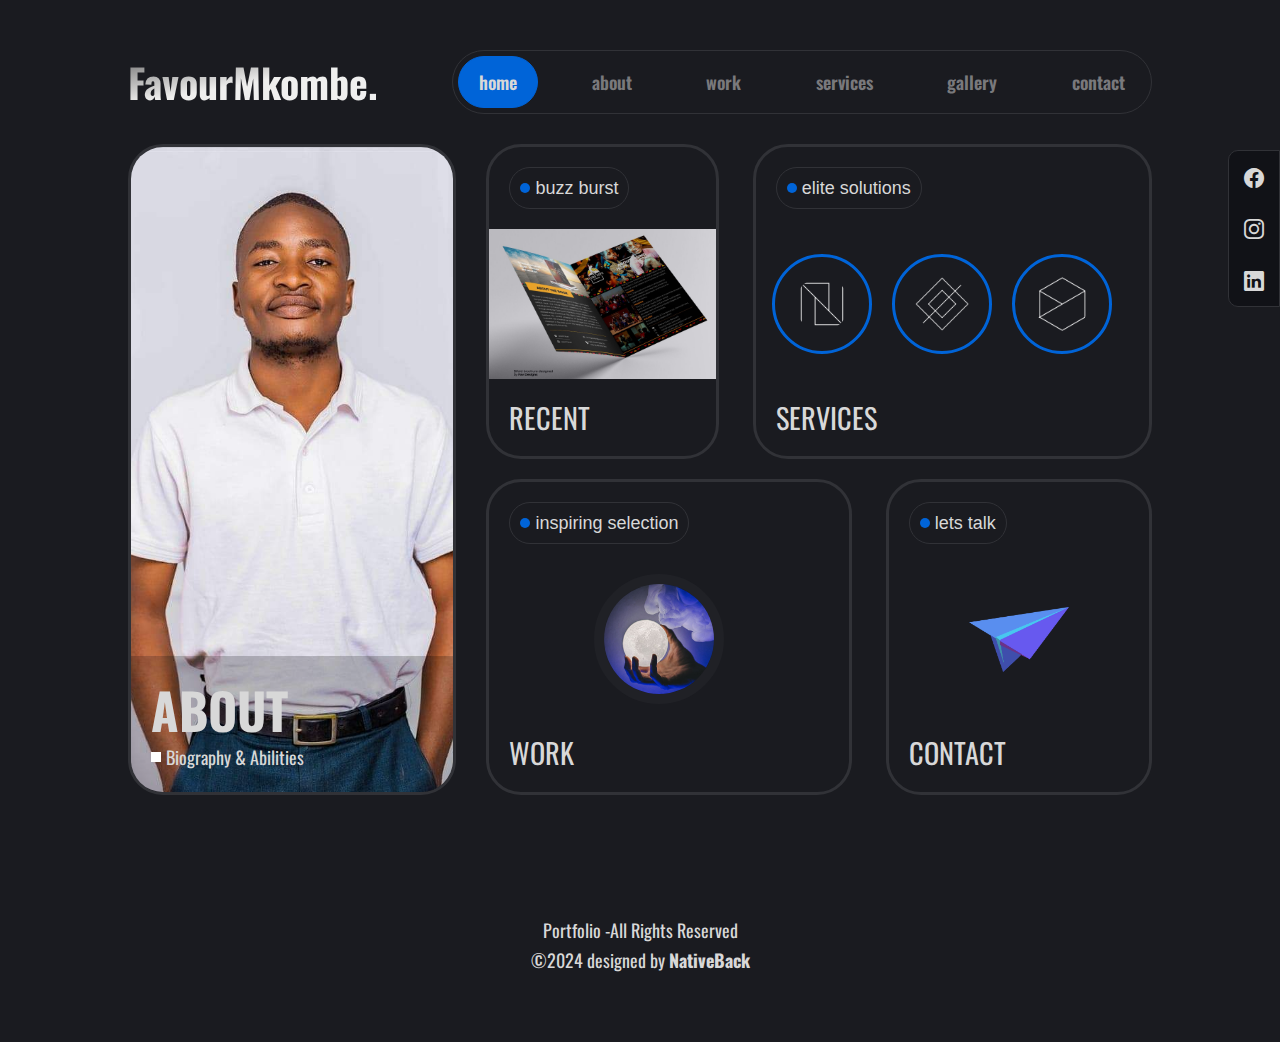
<file: index.html>
<!DOCTYPE html>
<html lang="en">
<head>
    <meta charset="UTF-8">
    <meta http-equiv="X-UA-Compatible" content="ie=edge">
    <meta name="viewport" content="width=device-width, initial-scale=1.0">
    <title>Portfolio</title>
    <link rel="stylesheet" href="assets/css/main.css">
    <link rel="stylesheet" href="assets/vendor/glightbox/css/glightbox.min.css">
    <link rel="stylesheet" href="assets/vendor/bootstrap-icons/bootstrap-icons.css">
</head>
<body>
    <header 
    class="header" 
    id="header">
        <div 
        class="logo">
          <p class="logo-text">
            FavourMkombe.
          </p>
        </div>

        <nav 
        class="nav" 
        id="nav">
            <a href="#">
                <p class="active"
                >home</p>
            </a>
            <a href="pages/about/about.html">
                <p>about</p>
            </a>
            <a href="pages/work/work.html">
                <p>work</p>
            </a>
            <a href="pages/services/services.html">
                <p>services</p>
            </a>
            <a href="pages/gallery/gallery.html">
                <p>gallery</p>
            </a>
            <a href="pages/contact/contact.html">
                <p>contact</p>
            </a>
        </nav>
        <div class="harmburger">
            <i class="bi bi-list" id="open-nav">

            </i>
            <i class="bi bi-x" id="close-nav">

            </i>
        </div>


    </header>
    <main>
        <section class="details-main section-padding">
            <div class="socials">
                <a href="https://www.facebook.com/share/VzG1wX5c93vS7JLj/?mibextid=qi2Omg" target="_blank">
                    <i class="bi bi-facebook">

                    </i>
                </a>
                <a href="https://www.instagram.com/favdesigns2?utm_source=qr&igsh=Y3hyZG5nZTBtajkz" target="_blank">
                    <i class="bi bi-instagram">

                    </i>
                </a>
                <a href="https://www.linkedin.com/in/favour-mkombe-3984b3274?utm_source=share&utm_campaign=share_via&utm_content=profile&utm_medium=android_app" target="_blank">
                    <i class="bi bi-linkedin">

                    </i>
                </a>
            </div>
            <div class="containers">
                <a href="pages/about/about.html" class="container-main blue-hover margin-bottom">
                    <img src="assets/images/home/about-1.jpg" alt="about" id="img">
                    <div class="container-main-details">
                        <h4>
                            ABOUT
                        </h4>
                        <div class="detail-inner">
                            <span class="box"></span>
                            <p>Biography & Abilities</p>
                        </div>

                    </div>

                </a>
                <div class="containers-minor">
                    <div class="containers-holder-minor">
                        <a id="glightbox-click" class="container-small blue-hover margin-bottom ">
                            <div class="padding-select">
                                <button class="button-container">
                                    <span class="circle-blue"></span>
                                    <p>buzz burst</p>
                                </button>

                            </div>
                            <div class="image-small">
                                <img src="assets/images/recent/recent-2.jpg" alt="blog">
                            </div>
                            <div class="padding-select">
                                <h6>RECENT</h6>

                            </div>
                            

                        </a>
                        <a href="pages/services/services.html" class="container-large blue-hover margin-bottom">
                            <div class="padding-select">
                                <button class="button-container">
                                    <span class="circle-blue"></span>
                                    <p>elite solutions</p>
                                </button>

                            </div>
                            <div class="images-rotate large">
                                <img src="assets/images/home/service1.png" class="blue-border many"alt="">
                                <img src="assets/images/home/service2.png" class="blue-border many"alt="">
                                <img src="assets/images/home/service3.png" class="blue-border many"alt="">
                            </div>
                            <div class="padding-select">
                                <h6>SERVICES</h6>

                            </div>

                        </a>

                    </div>
                    <div class="containers-holder-minor">
                        <a href="pages/work/work.html" class="container-large-b blue-hover margin-bottom">
                            <div class="padding-select">
                                <button class="button-container">
                                    <span class="circle-blue"></span>
                                    <p>inspiring selection</p>
                                </button>

                            </div>
                            <div class="images-rotate">
                                <img src="assets/images/home/portfolio1.jpg" class="black-border"alt="">
                            </div>
                            <div class="padding-select">
                                <h6>WORK</h6>

                            </div>

                        </a>
                        <a href="pages/contact/contact.html" class="container-small-b blue-hover margin-bottom">
                            <div class="padding-select">
                                <button class="button-container">
                                    <span class="circle-blue"></span>
                                    <p>lets talk</p>
                                </button>

                            </div>
                            <div class="images-out">
                                <img src="assets/images/home/contact.png" alt="">
                            </div>
                            <div class="padding-select">
                                <h6>CONTACT</h6>

                            </div>

                        </a>
                        

                    </div>
                    
                </div>
            </div>
        </section>
    </main>
    <footer class="section-padding">
        <p class="text-footer">
           Portfolio -All Rights Reserved <br/> &copy;2024 designed by <a href="http://nativeback.com" target="_blank" rel="noopener noreferrer"> NativeBack</a>
        </p>

    </footer>
    <a href="#" class="back-to-top" id="back-to-top"><i class="bi bi-chevron-up"></i></a>

    <script src="assets/js/main.js"></script>
    <script src="assets/vendor/glightbox/js/glightbox.min.js"></script>
    <script>
        const lightbox = GLightbox({
                touchNavigation: true,
                loop: true,
                autoplayVideos: true
            });

// Instead of using a selector, define the gallery elements
const myGallery = GLightbox({
                
                elements: [
                    {
                        'href': 'assets/images/recent/recent-1.jpg',
                        'type': 'image',
                        
                    },
                    {
                        'href': 'assets/images/recent/recent-2.jpg',
                        'type': 'image',
                        
                    },
                    {
                        'href': 'assets/images/recent/recent-3.jpg',
                        'type': 'image',
                        
                    },
                    {
                        'href': 'assets/images/recent/recent-4.jpg',
                        'type': 'image',
                        
                    },
                    {
                        'href': 'assets/images/recent/recent-5.jpg',
                        'type': 'image',
                        
                    },
                    {
                        'href': 'assets/images/recent/recent-6.jpg',
                        'type': 'image',
                        
                    },
                ],
                autoplayVideos: true,
            });
            document.getElementById("glightbox-click").addEventListener("click",function(){
                myGallery.open();
            })
            
    </script>
</body>
</html>
</file>
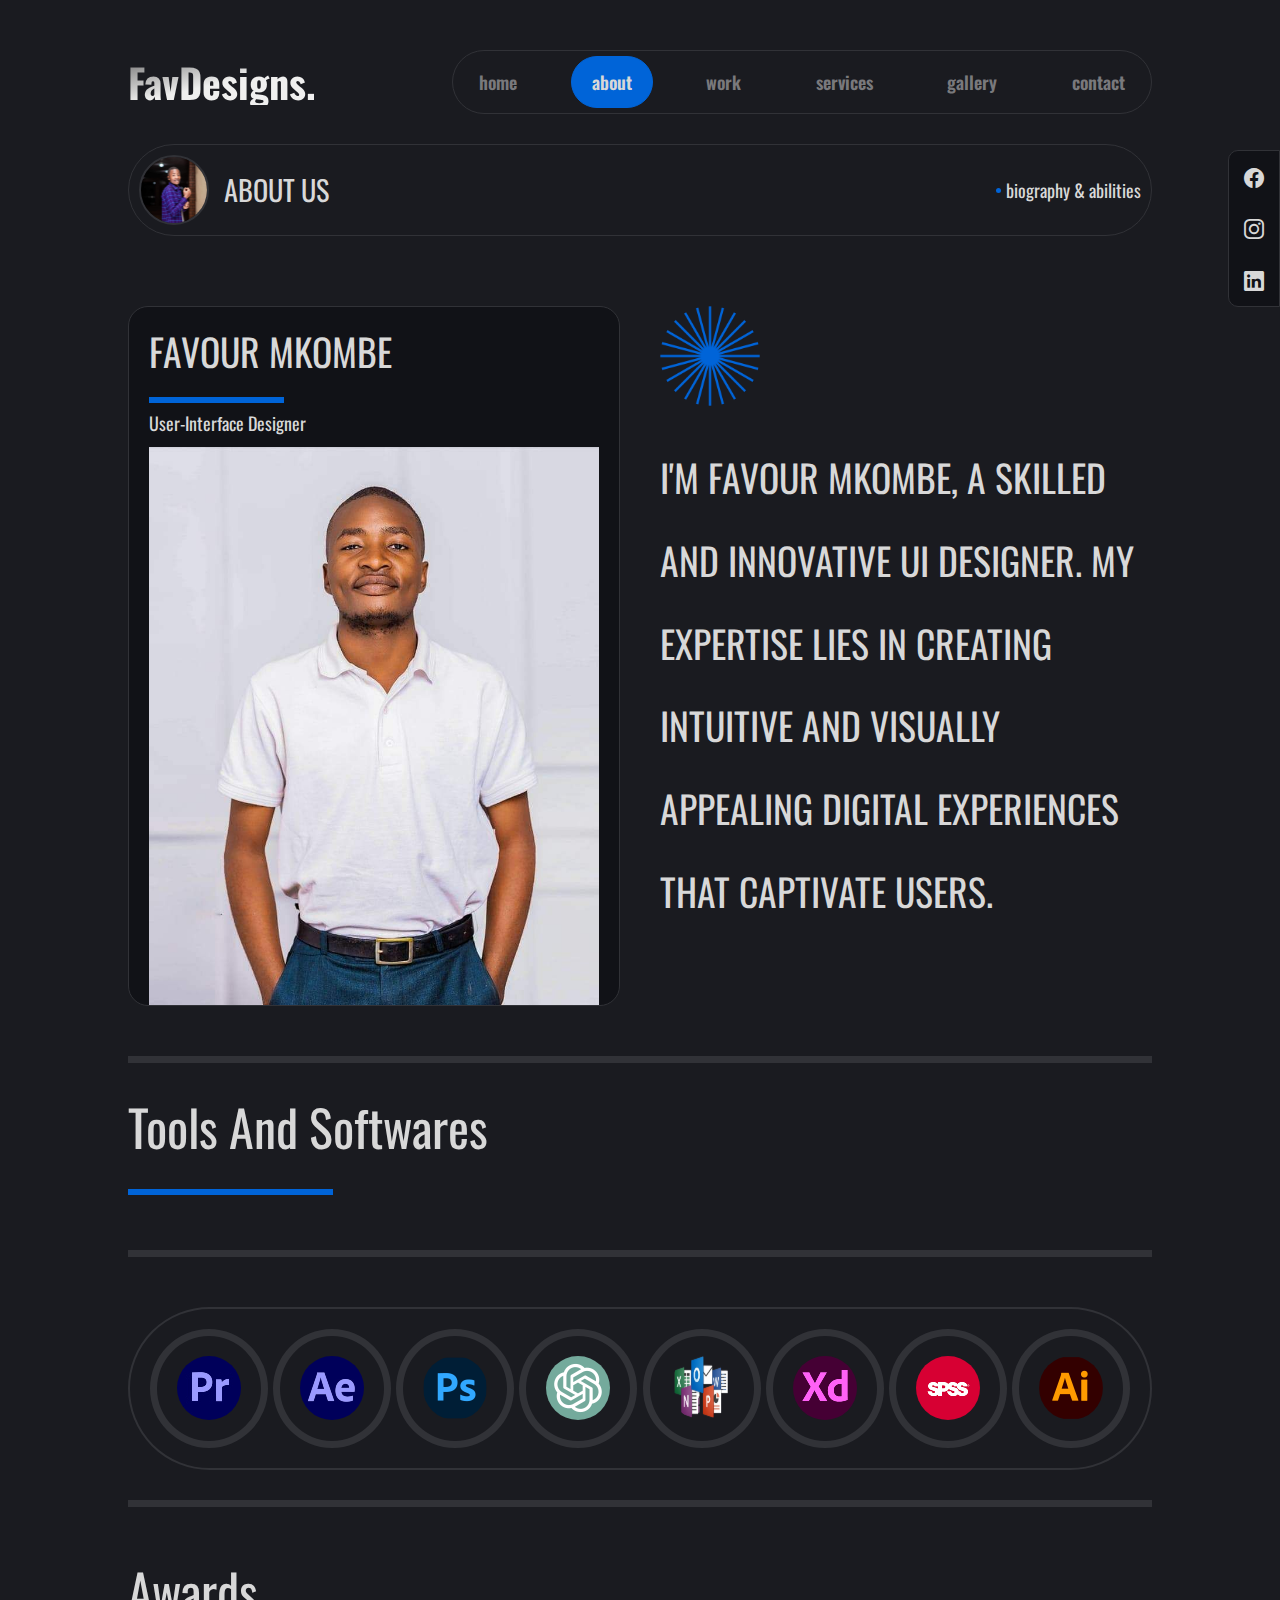
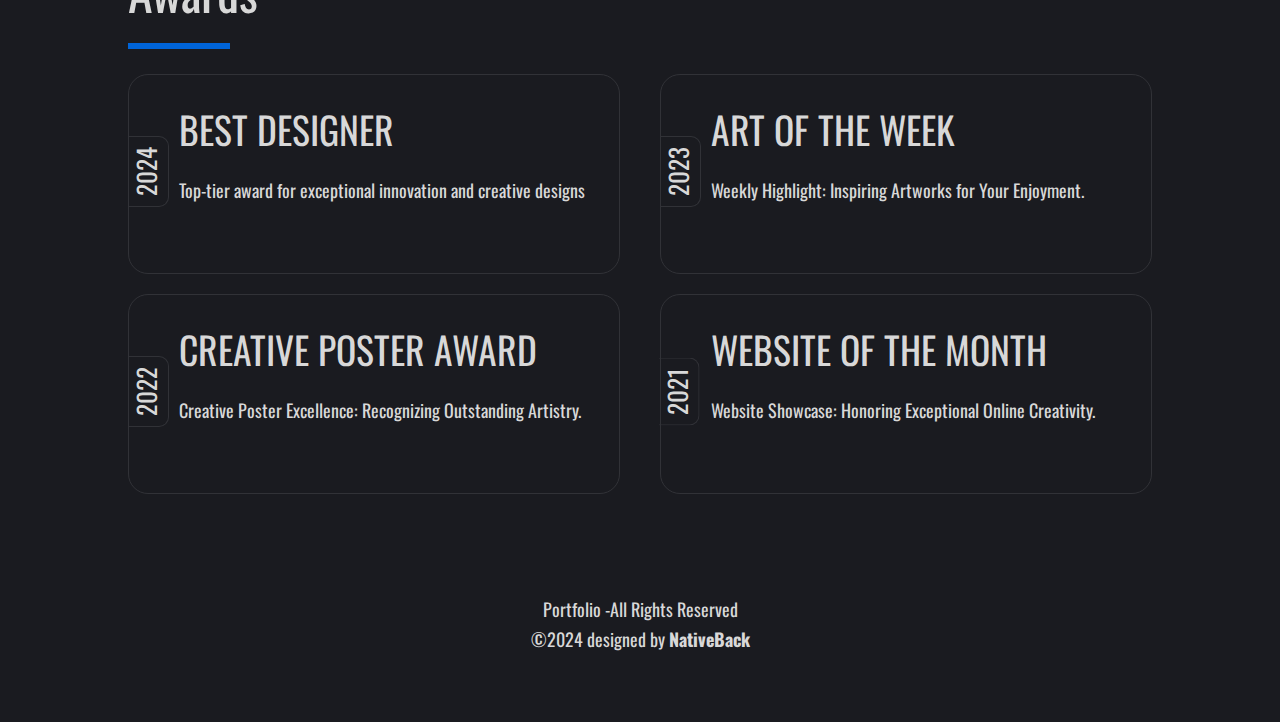
<file: pages/about/about.html>
<!DOCTYPE html>
<html lang="en">
<head>
    <meta charset="UTF-8">
    <meta http-equiv="X-UA-Compatible" content="ie=edge">
    <meta name="viewport" content="width=device-width, initial-scale=1.0">
    <title>Portfolio</title>
    <link rel="stylesheet" href="../../assets/css/about.css">
    <link rel="stylesheet" href="../../assets/vendor/bootstrap-icons/bootstrap-icons.css">
</head>
<body>
    <header 
    class="header" 
    id="header">
        <div 
        class="logo">
          <p class="logo-text">
            FavDesigns.
          </p>
        </div>

        <nav 
        class="nav" 
        id="nav">
            <a href="../../index.html">
                <p 
                >home</p>
            </a>
            <a href="../about/about.html">
                <p 
                class="active">
                about</p>
            </a>
            <a href="../work/work.html">
                <p>work</p>
            </a>
            <a href="../services/services.html">
                <p>services</p>
            </a>
            <a href="../gallery/gallery.html">
                <p>gallery</p>
            </a>
            <a href="../contact/contact.html">
                <p>contact</p>
            </a>
        </nav>
        <div class="harmburger">
            <i class="bi bi-list" id="open-nav">

            </i>
            <i class="bi bi-x" id="close-nav">

            </i>
        </div>


    </header>
    <main>
        <section class="details-main section-padding">
            <div class="socials">
                <a href="https://www.facebook.com/share/VzG1wX5c93vS7JLj/?mibextid=qi2Omg" target="_blank">
                    <i class="bi bi-facebook">

                    </i>
                </a>
                <a href="https://www.instagram.com/favdesigns2?utm_source=qr&igsh=Y3hyZG5nZTBtajkz" target="_blank">
                    <i class="bi bi-instagram">

                    </i>
                </a>
                <a href="https://www.linkedin.com/in/favour-mkombe-3984b3274?utm_source=share&utm_campaign=share_via&utm_content=profile&utm_medium=android_app" target="_blank">
                    <i class="bi bi-linkedin">

                    </i>
                </a>
            </div>
            <div class="about">
                <div class="image-text">
                    <img src="../../assets/images/home/about-2.jpg" alt="">
                    <h6>ABOUT US</h6>
                </div>
                <div class="text-circle">
                    <span class="circle-blue">

                    </span>
                    <p>
                        biography & abilities
                    </p>
                </div>
            </div>
            <div class="about-first bottom-border">
                <div class="image-text-first">
                    <div class="container-height">
                        <h5>FAVOUR MKOMBE</h5>
                        <div class="line-blue">

                        </div>
                        <p>User-Interface Designer</p>

                    </div>
                    
                    <img src="../../assets/images/home/about-1.jpg" alt="" class="">
                    
                </div>
                <div class="about-first-info">
                    <img src="../../assets/images/about/circle.png" alt="" class="rotate">
                    <h5>
                        I'M FAVOUR MKOMBE, A SKILLED AND INNOVATIVE UI DESIGNER. MY EXPERTISE LIES IN CREATING INTUITIVE AND VISUALLY APPEALING DIGITAL EXPERIENCES THAT CAPTIVATE USERS. 
                    </h5>
                    
                </div>
            </div>
            <div class="soft-ware bottom-border">
                <div class="container-height">
                    <h4>Tools And Softwares</h4>
                    <div class="line-blue">

                    </div>
                </div>
            </div>
            
            <div class="tools-info ">
                <div class="image-tool">
                    <img src="../../assets/images/about/Adobe_Premiere_Pro_CC_icon.svg-removebg-preview.jpg" alt="">
                    <div class="text-tool">
                        <button>
                            Premier Pro
                        </button>
                    </div>
                </div>
                <div class="image-tool">
                    <img src="../../assets/images/about/After_effects-removebg-preview.png" alt="">
                    <div class="text-tool">
                        <button>
                            After effects
                        </button>
                    </div>
                </div>
                <div class="image-tool">
                    <img src="../../assets/images/about/photoshop.png" alt="">
                    <div class="text-tool">
                        <button>
                            photoshop
                        </button>
                    </div>
                </div>
                <div class="image-tool">
                    <img src="../../assets/images/about/chatgpt.png" alt="">
                    <div class="text-tool">
                        <button>
                            chatgpt
                        </button>

                    </div>
                </div>
                <div class="image-tool">
                    <img src="../../assets/images/about/microsoft-office-2016-for-mac-removebg-preview.png" alt="">
                    <div class="text-tool">
                        <button>
                            MS packages
                        </button>

                    </div>
                </div>
                <div class="image-tool">
                    <img src="../../assets/images/about/Adobe_XD.png" alt="">
                    <div class="text-tool">
                        <button>
                            Adobe XD
                        </button>

                    </div>
                </div>
                <div class="image-tool">
                    <img src="../../assets/images/about/SPSS_logo.png" alt="">
                    <div class="text-tool">
                        <button>
                            SPSS
                        </button>

                    </div>
                </div>
                <div class="image-tool">
                    <img src="../../assets/images/about/illustrator.png" alt="">
                    <div class="text-tool">
                        <button>
                            illustrator
                        </button>

                    </div>
                </div>
                
            </div>
            <div class="awards-section top-border">
                <div class="container-height">
                    <h4>Awards</h4>
                    <div class="line-blue">

                    </div>
                </div>
                <div class="award-containers">
                    <div class="award">
                        <div class="date">
                            <h6>2024</h6>
                        </div>
                        <h5>BEST DESIGNER</h5>
                        <p>Top-tier award for exceptional innovation and creative designs </p>

                    </div>
                    <div class="award">
                        <div class="date">
                            <h6>2023</h6>
                        </div>
                        <h5>ART OF THE WEEK</h5>
                        <p>Weekly Highlight: Inspiring Artworks for Your Enjoyment. </p>

                    </div>
                    <div class="award">
                        <div class="date">
                            <h6>2022</h6>
                        </div>
                        <h5>CREATIVE POSTER AWARD</h5>
                        <p>Creative Poster Excellence: Recognizing Outstanding Artistry. </p>

                    </div>
                    <div class="award">
                        <div class="date">
                            <h6>2021</h6>
                        </div>
                        <h5>WEBSITE OF THE MONTH</h5>
                        <p>Website Showcase: Honoring Exceptional Online Creativity.</p>

                    </div>
                </div>
            </div>
            
        </section>
    </main>
    <footer class="section-padding">
        <p class="text-footer">
           Portfolio -All Rights Reserved <br/> &copy;2024 designed by <a href="http://nativeback.com" target="_blank" rel="noopener noreferrer"> NativeBack</a>
        </p>

    </footer>
    <a href="#" class="back-to-top" id="back-to-top"><i class="bi bi-chevron-up"></i></a>

    <script src="../../assets/js/about.js"></script>
</body>
</html>
</file>
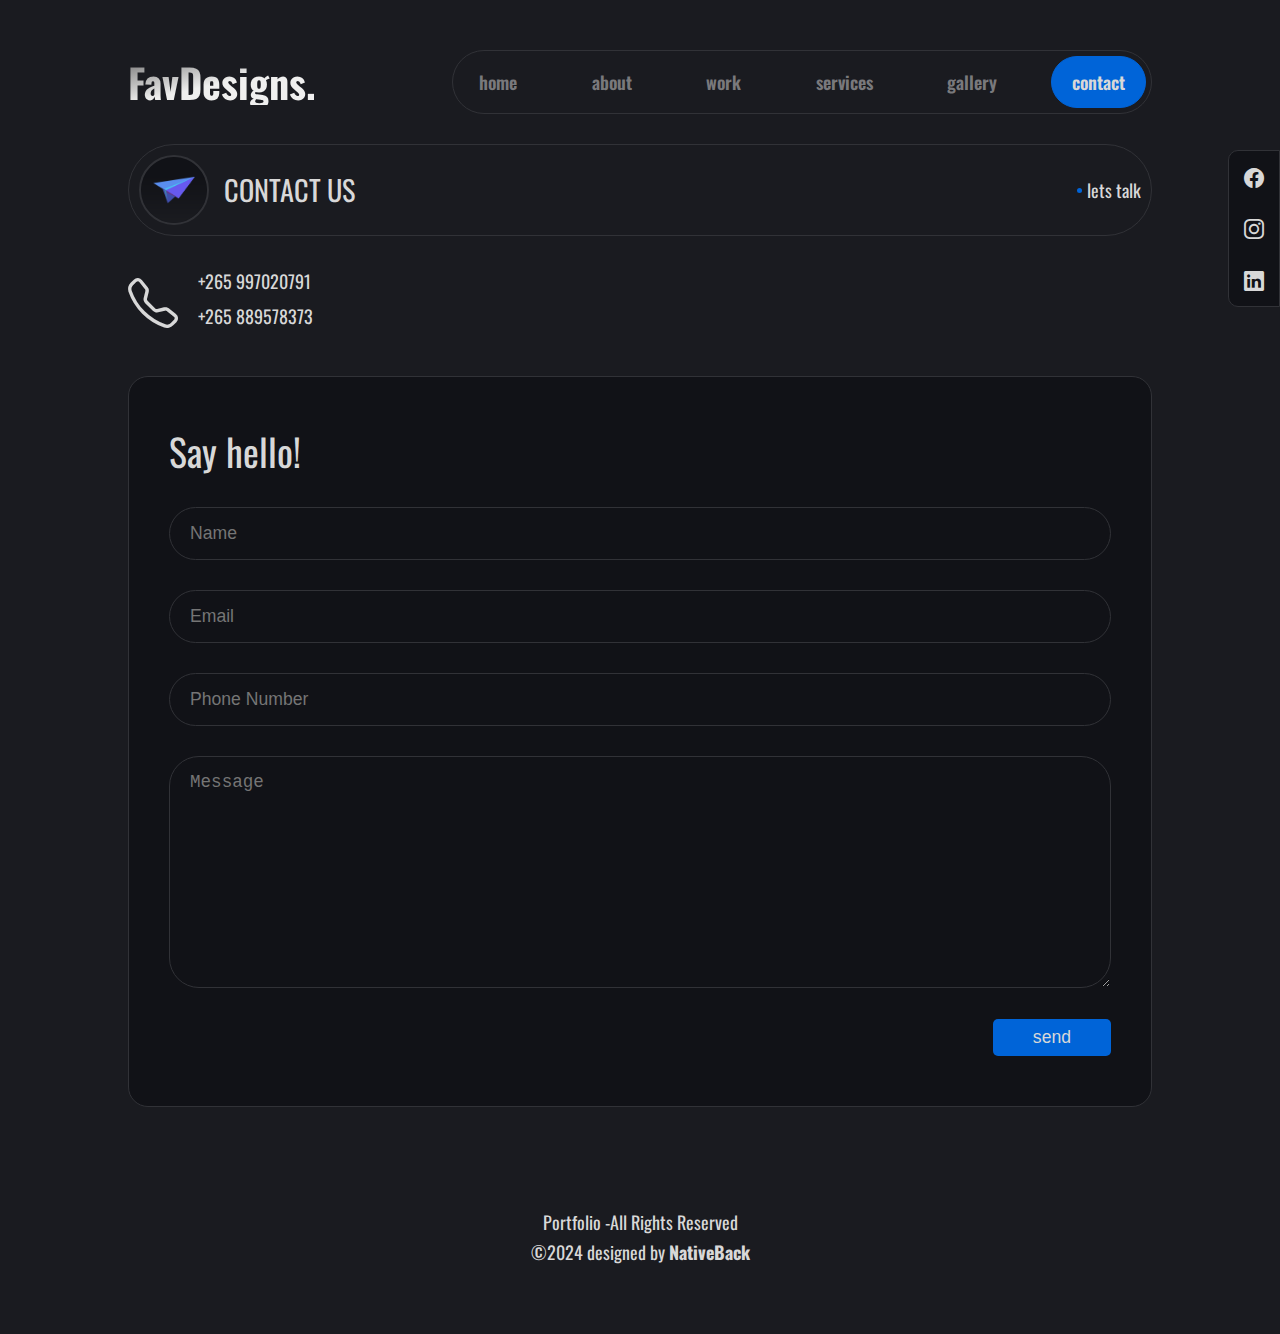
<file: pages/contact/contact.html>
<!DOCTYPE html>
<html lang="en">
<head>
    <meta charset="UTF-8">
    <meta http-equiv="X-UA-Compatible" content="ie=edge">
    <meta name="viewport" content="width=device-width, initial-scale=1.0">
    <title>Portfolio</title>
    <link rel="stylesheet" href="../../assets/css/about.css">
    <link rel="stylesheet" href="../../assets/vendor/bootstrap-icons/bootstrap-icons.css">
</head>
<body>
    <header 
    class="header" 
    id="header">
        <div 
        class="logo">
          <p class="logo-text">
            FavDesigns.
          </p>
        </div>

        <nav 
        class="nav" 
        id="nav">
            <a href="../../index.html">
                <p 
                >home</p>
            </a>
            <a href="../about/about.html">
                <p 
                >
                about</p>
            </a>
            <a href="../work/work.html">
                <p>work</p>
            </a>
            <a href="../services/services.html">
                <p>services</p>
            </a>
            <a href="../gallery/gallery.html">
                <p>gallery</p>
            </a>
            <a href="../contact/contact.html">
                <p
                class="active">contact</p>
            </a>
        </nav>
        <div class="harmburger">
            <i class="bi bi-list" id="open-nav">

            </i>
            <i class="bi bi-x" id="close-nav">

            </i>
        </div>


    </header>
    <main>
        <section class="details-main section-padding">
            <div class="socials">
                <a href="https://www.facebook.com/share/VzG1wX5c93vS7JLj/?mibextid=qi2Omg" target="_blank">
                    <i class="bi bi-facebook">

                    </i>
                </a>
                <a href="https://www.instagram.com/favdesigns2?utm_source=qr&igsh=Y3hyZG5nZTBtajkz" target="_blank">
                    <i class="bi bi-instagram">

                    </i>
                </a>
                <a href="https://www.linkedin.com/in/favour-mkombe-3984b3274?utm_source=share&utm_campaign=share_via&utm_content=profile&utm_medium=android_app" target="_blank">
                    <i class="bi bi-linkedin">

                    </i>
                </a>
            </div>
            <div class="about">
                <div class="image-text">
                    <img src="../../assets/images/services/sitemap_contact.png" alt="">
                    <h6>CONTACT US</h6>
                </div>
                <div class="text-circle">
                    <span class="circle-blue">

                    </span>
                    <p>
                        lets talk
                    </p>
                </div>
            </div>
            <div class="phone">
                <h4>
                    <i class="bi bi-telephone">

                    </i>
                </h4>
                
                <div class="numbers">
                    <p>+265 997020791</p>
                    <p>+265 889578373</p>
                </div>
            </div>
            <form action="https://formsubmit.co/favdesigns01@gmail.com" method="POST">
                <h5>Say hello!</h5>
                <input  class="full" type="text" name="Name" id="" placeholder="Name">
                <input class="full" type="email" name="Email" id="" placeholder="Email">
                <input  class="full" type="text" name="Phone" id="" placeholder="Phone Number">
                <textarea name="Message" id="" cols="30" rows="10" placeholder="Message"></textarea>
                <input type="hidden" name="_next" value="https://favourmkombe.github.io/portfolio/pages/contact/contact.html">
                <input type="hidden" name="_captcha" value="false">
                <input type="hidden" name="_template" value="box">
                <div class="send-btn">
                    <input type="submit" value="send" id="send">
                </div>
                
            </form>
            <div id="preloader" class="hide">

            </div>
        </section>
    </main>
    <footer class="section-padding">
        <p class="text-footer">
           Portfolio -All Rights Reserved <br/> &copy;2024 designed by <a href="http://nativeback.com" target="_blank" rel="noopener noreferrer"> NativeBack</a>
        </p>

    </footer>
    <a href="#" class="back-to-top" id="back-to-top"><i class="bi bi-chevron-up"></i></a>

    <script src="../../assets/js/about.js"></script>
    <script>
        document.getElementById("send").addEventListener("click",function(){
            document.getElementById("preloader").classList.toggle("hide");
        })
    </script>
</body>
</html>
</file>
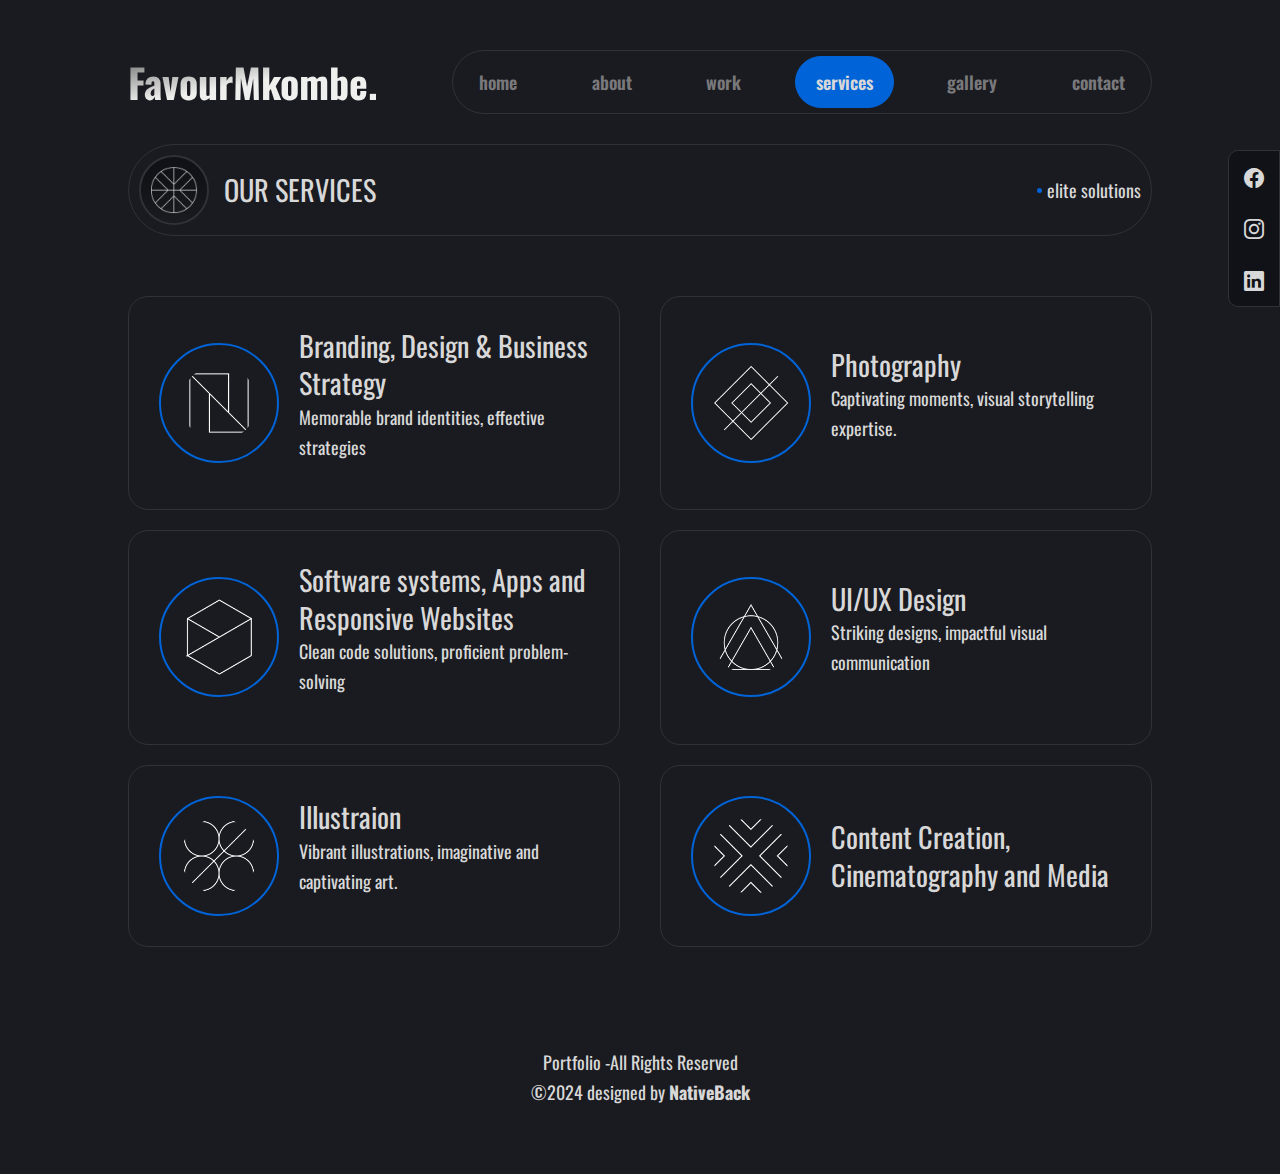
<file: pages/services/services.html>
<!DOCTYPE html>
<html lang="en">
<head>
    <meta charset="UTF-8">
    <meta http-equiv="X-UA-Compatible" content="ie=edge">
    <meta name="viewport" content="width=device-width, initial-scale=1.0">
    <title>Portfolio</title>
    <link rel="stylesheet" href="../../assets/css/about.css">
    <link rel="stylesheet" href="../../assets/vendor/bootstrap-icons/bootstrap-icons.css">
</head>
<body>
    <header 
    class="header" 
    id="header">
        <div 
        class="logo">
          <p class="logo-text">
            FavourMkombe.
          </p>
        </div>

        <nav 
        class="nav" 
        id="nav">
            <a href="../../index.html">
                <p 
                >home</p>
            </a>
            <a href="../about/about.html">
                <p 
                >
                about</p>
            </a>
            <a href="../work/work.html">
                <p>work</p>
            </a>
            <a href="../services/services.html">
                <p
                class="active">services</p>
            </a>
            <a href="../gallery/gallery.html">
                <p>gallery</p>
            </a>
            <a href="../contact/contact.html">
                <p>contact</p>
            </a>
        </nav>
        <div class="harmburger">
            <i class="bi bi-list" id="open-nav">

            </i>
            <i class="bi bi-x" id="close-nav">

            </i>
        </div>


    </header>
    <main>
        <section class="details-main section-padding">
            <div class="socials">
                <a href="https://www.facebook.com/share/VzG1wX5c93vS7JLj/?mibextid=qi2Omg" target="_blank">
                    <i class="bi bi-facebook">

                    </i>
                </a>
                <a href="https://www.instagram.com/favdesigns2?utm_source=qr&igsh=Y3hyZG5nZTBtajkz" target="_blank">
                    <i class="bi bi-instagram">

                    </i>
                </a>
                <a href="https://www.linkedin.com/in/favour-mkombe-3984b3274?utm_source=share&utm_campaign=share_via&utm_content=profile&utm_medium=android_app" target="_blank">
                    <i class="bi bi-linkedin">

                    </i>
                </a>
            </div>
            <div class="about">
                <div class="image-text">
                    <img src="../../assets/images/services/sitemap_img2.png" alt="">
                    <h6>OUR SERVICES</h6>
                </div>
                <div class="text-circle">
                    <span class="circle-blue">

                    </span>
                    <p>
                        elite solutions
                    </p>
                </div>
            </div>
            <div class="about-services">
                <div class="service">
                    <img src="../../assets/images/services/service1.png" alt="">
                    <div class="service-text">
                        <h6>Branding, Design &
                            Business Strategy</h6>
                        <p class="text-large">
                            Memorable brand identities, effective strategies

                        </p>
                    </div>
                </div>
                <div class="service">
                    <img src="../../assets/images/services/service2.png" alt="">
                    <div class="service-text">
                        <h6>Photography</h6>
                        <p class="text-large">
                            Captivating moments, visual storytelling expertise.

                        </p>
                    </div>
                </div>
                <div class="service">
                    <img src="../../assets/images/services/service3.png" alt="">
                    <div class="service-text">
                        <h6>Software systems, Apps and
                            Responsive Websites</h6>
                        <p class="text-large">
                       Clean code solutions, proficient problem-solving
                        </p>
                    </div>
                </div>
                <div class="service">
                    <img src="../../assets/images/services/service4.png" alt="">
                    <div class="service-text">
                        <h6>
                            UI/UX Design
                            
                        </h6>
                        <p class="text-large">
                            Striking designs, impactful visual communication
                        

                        </p>
                    </div>
                </div>
                <div class="service">
                    <img src="../../assets/images/services/service5.png" alt="">
                    <div class="service-text">
                        <h6>         
                        Illustraion

                        </h6>
                        <p class="text-large">
                            Vibrant illustrations, imaginative and captivating art.
                        </p>
                    </div>
                </div>
                <div class="service">
                    <img src="../../assets/images/services/service6.png" alt="">
                    <div class="service-text">
                        <h6>
                            Content Creation,
Cinematography and Media
                            
                        </h6>
                        
                    </div>
                </div>
                
                
            </div>
            
            
        </section>
    </main>
    <footer class="section-padding">
        <p class="text-footer">
           Portfolio -All Rights Reserved <br/> &copy;2024 designed by <a href="http://nativeback.com" target="_blank" rel="noopener noreferrer"> NativeBack</a>
        </p>

    </footer>
    <a href="#" class="back-to-top" id="back-to-top"><i class="bi bi-chevron-up"></i></a>

    <script src="../../assets/js/about.js"></script>
</body>
</html>
</file>
<file: assets/css/main.css>
/*------------------------------------------------
# Document Base Styles
------------------------------------------------*/
/*------------------------------------------------
## CSS Reset
------------------------------------------------*/
/* http://meyerweb.com/eric/tools/css/reset/ 
   v2.0 | 20110126
   License: none (public domain)
*/
@import url('https://fonts.googleapis.com/css2?family=Manrope:wght@200;300;400;500;600;700;800&display=swap');
@import url('https://fonts.googleapis.com/css2?family=Oswald:wght@200;300;400;500;600;700&display=swap');

html, body, div, span, applet, object, iframe,
h1, h2, h3, h4, h5, h6, p, blockquote, pre,
a, abbr, acronym, address, big, cite, code,
del, dfn, em, img, ins, kbd, q, s, samp,
small, strike, strong, sub, sup, tt, var,
b, u, i, center,
dl, dt, dd, header ol, header ul, header li,
footer ol, footer ul, footer li,
fieldset, form, label, legend,
table, caption, tbody, tfoot, thead, tr, th, td,
article, aside, canvas, details, embed, 
figure, figcaption, footer, header, hgroup, 
menu, nav, output, ruby, section, summary,
time, mark, audio, video {
	margin: 0;
	padding: 0;
	border: 0;
	font-size: 100%;
	font: inherit;
	vertical-align: baseline;
}
/* HTML5 display-role reset for older browsers */
article, aside, details, figcaption, figure, 
footer, header, hgroup, menu, nav, section {
	display: block;
}
body {
	line-height: 1;
    width:100%;
}
header ol, header ul,footer ol, footer ul {
	list-style: none;
}
blockquote, q {
	quotes: none;
}
blockquote:before, blockquote:after,
q:before, q:after {
	content: '';
	content: none;
}
table {
	border-collapse: collapse;
	border-spacing: 0;
}
button{
    cursor: pointer;
}

/*------------------------------------------------
## Layout
------------------------------------------------*/

/*making 10px our base size*/
html {
	/* 1rem = 10px */
	font-size: 62.5%;

	/* Border Box fix */
	box-sizing: border-box;

	/* Smooth scrolling */
	scroll-behavior: smooth;
    width:100%;
    line-height: 1.5;
	background: var(--color-bg);
    
}


/*------------------------------------------------
## CSS variables
------------------------------------------------*/
:root{
        /* Screen widths for reference not usage */
    --wide: 128rem; /* 320px diff (1280 px)*/ 
    --desktop: 96rem; /* 240px diff(960 px) */
    --tablet: 72rem; /* 180px diff (720 px)*/
    --phone: 54rem;/*(540 px) */

    /* Colors */
	--font-family:'Oswald', sans-serif;
    --background:#1a1b20;
    --border:#313237;
    --blue:#0064d8;
    --background-darker:#111217;
    --text-lighter:#d8d8d8;
    --text-darker:700;


/* Text sizing */
--base-size: 1.6rem; /* 16px */
--type-scale: 1.1; /*search type scale.com */
--type-scale-headings:1.33;
--small: var(--base-size);
--body: calc( var(--base-size) * var(--type-scale) ); /* 21.33px */
--body-headings:calc( var(--base-size) * var(--type-scale-headings));
--h6: calc( var(--body-headings) * var(--type-scale-headings) ); /* 28.43px */
--h5: calc( var(--h6) * var(--type-scale-headings) );/* 28.43px * 1.33  =37.8 px*/
--h4: calc( var(--h5) * var(--type-scale-headings) );/* 28.43px * 1.33 * 1.33  = 50.28 px*/
--h3: calc( var(--h4) * var(--type-scale-headings) );/* 28.43px * 1.33 * 1.33 * 1.33  = 66.8 px*/
--h2: calc( var(--h3) * var(--type-scale-headings) );/* 28.43px * 1.33 * 1.33 * 1.33 * 1.33  = 88.95 px*/
--h1: calc( var(--h2) * var(--type-scale-headings) );/* 28.43px * 1.33 * 1.33 * 1.33 * 1.33  = 118.31 px*/

}

/*responsive typography */
@media screen and (max-width: 72rem) {
	:root {
		--type-scale: 1.20;
		--type-scale-headings: 1.20;
	}
}

@media screen and (max-width: 56rem) {
	:root {
		--type-scale: 1.10;
		--type-scale-headings: 1.10;
	}
}
@media screen and (max-width: 30rem) {
	:root {
		--type-scale: 1.05;
		--type-scale-headings: 1.05;
        
    }
}


/*------------------------------------------------
## Typography
------------------------------------------------*/
h1,
h2,
h3,
h4,
h5,
h6 {
	font-family: var(--font-family);
}

h1 {
	font-size: var(--h1);
	line-height: calc( var(--h1) * var(--type-scale) * 1.2 );
}

h2 {
	font-size: var(--h2);
	line-height: calc( var(--h2) * var(--type-scale) * 1.2 );
}

h3 {
	font-size: var(--h3);
	line-height: calc( var(--h3) * var(--type-scale) * 1.2 );
}

h4 {
	font-size: var(--h4);
	line-height: calc( var(--h4) * var(--type-scale) * 1.2 );
}

h5 {
	font-size: var(--h5);
	line-height: calc( var(--h5) * var(--type-scale) * 1.2 );
}

h6 {
	font-size: var(--h6);
	line-height: calc( var(--h6) * var(--type-scale) * 1.2 );
}

p {
	margin-bottom: var(--body);
	font-weight: 400;
	font-size: 18px;
	line-height: 30px;    
}
.sub-info p{
  line-height: 150%;

}
@media screen and (max-width: 30rem) {
	p {
		font-size: 16px;
    }
	h1 {
	font-size: calc(var(--h1) * 1.5);
	line-height: calc( var(--h1) * var(--type-scale) * 1.5 );
}

h2 {
	font-size: calc(var(--h2) * 1.5);
	line-height: calc( var(--h2) * var(--type-scale) * 1.5 );
}

h3 {
	font-size: calc(var(--h3) * 1.5);
	line-height: calc( var(--h3) * var(--type-scale) * 1.5 );
}

h4 {
	font-size: calc(var(--h4) * 1.5);
	line-height: calc( var(--h4) * var(--type-scale) * 1.5 );
}

h5 {
	font-size: calc(var(--h5) * 1.5);
	line-height: calc( var(--h5) * var(--type-scale) * 1.5 );
}

h6 {
	font-size: calc(var(--h6) * 1.5);
	line-height: calc( var(--h6) * var(--type-scale) * 1.5 );
}
}
@media screen and (max-width: 380px) {
	
	h1 {
	font-size: calc(var(--h1) * 1.3);
	line-height: calc( var(--h1) * var(--type-scale) * 1.2 );
}

h2 {
	font-size: calc(var(--h2) * 1.3);
	line-height: calc( var(--h2) * var(--type-scale) * 1.2 );
}

h3 {
	font-size: calc(var(--h3) * 1.3);
	line-height: calc( var(--h3) * var(--type-scale) * 1.2 );
}

h4 {
	font-size: calc(var(--h4) * 1.3);
	line-height: calc( var(--h4) * var(--type-scale) * 1.2 );
}

h5 {
	font-size: calc(var(--h5) * 1.3);
	line-height: calc( var(--h5) * var(--type-scale) * 1.2 );
}

h6 {
	font-size: calc(var(--h6) * 1.3);
	line-height: calc( var(--h6) * var(--type-scale) * 1.2 );
}
}
.justify-text{
    text-align: justify;
}
.center-text{
    text-align:center;
}

small,
.small-text {
	font-size: var(--base-size);
	line-height: calc( var(--base-size) * var(--type-scale) );
}


em {
	font-style: italic;
	font-variation-settings: 'wght' 200;
}
form p{
    margin:0;
}


/*------------------------------------------------
## Layout
------------------------------------------------*/
*,
*:before,
*:after {
	position: relative;
	box-sizing: inherit;
}

body {
	font-size: var(--base-size);
	font-family: var(--font-family);
	padding: 0;
	margin: 0;
	box-sizing: border-box;
	color: var(--text-lighter);
	width:100%;
}
html{
	padding: 0;
	margin: 0;
	box-sizing: border-box;
	width:100%;
    background: var(--background);
}

/*------------------------------------------------
## Links
------------------------------------------------*/
a {
	color: unset;
    text-decoration: none;
    font-weight: 700;
}


ol,
ul {
	line-height: var(--body);
}

/*==================================================================
header
====================================================================
*/
.header{
    min-height:100px;
    display:flex;
    padding-left: 10% !important;
	padding-right: 10% !important;
    padding-top: 50px;
    justify-content: space-between;
    align-items: center;
	
}

.logo{
    display: flex;
    align-items: center;
}
p.logo-text {
    margin:0;
}
.logo-text{
    font-size: 40px;
    font-weight: 700;
    line-height: 45px;
    background: #7A7A7A;
    background: -webkit-linear-gradient(to bottom right, #7A7A7A 0%, #EFEFEE 50%, #EFEFEF 100%);
    background: -moz-linear-gradient(to bottom right, #7A7A7A 0%, #EFEFEE 50%, #EFEFEF 100%);
    background: linear-gradient(to bottom right, #7A7A7A 0%, #EFEFEE 50%, #EFEFEF 100%);
    -webkit-background-clip: text;
    -webkit-text-fill-color: transparent;

}
@media screen and (max-width:600px){
    .logo-text{
        font-size: 30px;
    }
}
.nav{
    display:flex;
    align-items: center;
    justify-content: space-between;
    border: 1px solid var(--border);
    border-radius: 40px;
    min-width: 700px;
}
@media screen and (max-width:1200px){
    .nav{
        display:flex;
        align-items: center;
        justify-content: space-between;
        padding: 5px;
        padding-left: 10px;
        padding-right: 10px;
        border: 1px solid var(--border);
        border-radius: 40px;
        min-width: unset;
    } 
}

.nav p{
    margin: 5px;
    font-weight: 600;
    padding: 10px 20px;
    border-radius: 30px;
    color: #79797c;
    border: 1px solid transparent;
}
.nav p:hover{
    background: var(--background-darker);
    border: 1px solid var(--border);
    color: var(--text-lighter);
    font-weight: 600;
}
.nav p.active{
    background: var(--blue);
    border: 1px solid var(--blue);
    color: var(--text-lighter);
}
.nav p.active:hover{
    background: var(--blue);
    border: 1px solid var(--blue);
    color: var(--text-lighter);
}
.harmburger{
    display:none;
    cursor: pointer;
}
@media screen and (max-width:922px){
	.header{
		min-height: 40px;
        padding-top:0px ;
        position: fixed;
        top:0;
        left:0;
        right:0;
        z-index: 1000;
        
	}
    .header.header-scrolled{
        background: rgba(17, 18, 23,0.4);
    }
    .nav{
        display: none;
        position: fixed;
        top: 65px;
        padding: 5px;
        padding-left: 10px;
        padding-right: 10px;
        border: 1px solid var(--border);
        background: var(--background);
        border-radius: 5px;
        min-width: 200px;
        right:10%;
        text-align: right;
        z-index: 1000;
    }
    .nav.show{
        
        display:flex;
        flex-direction: column;
        
        box-shadow: 0px 0px 5px rgba(0,0, 0,0.2);
        -webkit-animation: scale-up-center 0.4s cubic-bezier(0.390, 0.575, 0.565, 1.000) both;
        animation: scale-up-center 0.4s cubic-bezier(0.390, 0.575, 0.565, 1.000) both;
          
        }
     
        @-webkit-keyframes scale-up-center {
          0% {
            -webkit-transform: scale(0.5);
                    transform: scale(0.5);
          }
          100% {
            -webkit-transform: scale(1);
                    transform: scale(1);
          }
        }
        @keyframes scale-up-center {
            0% {
              -webkit-transform: scale(0.5);
                      transform: scale(0.5);
            }
            100% {
              -webkit-transform: scale(1);
                      transform: scale(1);
            }
          }
    .nav a{
        width: 80%;
    }
    .nav p{
        background: var(--background-darker);
        border: 1px solid var(--border);
        color: var(--text-lighter);
        font-weight: 600;
    }
    .harmburger{
        display:flex;
    }
    .harmburger i{
        font-size: 35px;
    }
    .bi-list.hide{
    	display: none;
    }
    .bi-x{
    	display: none;
    }
    .bi-x.show{
    	display: block;
    }
    main{
        padding-top: 70px;
    }
}
/*===============================
responsiveness for very large screens
===============================*/
.section-padding{
	padding-left: 10% !important;
	padding-right: 10% !important;
	
}
.padding-bottom{
	padding-bottom: 60px;
}
@media screen and (min-width:1500px){
    .header {
        padding-left: 10%;
        padding-right: 10%;
      }
    .section-padding{
        padding-left: 10% !important;
        padding-right: 10% !important;
    }
    
}
@media screen and (max-width:400px){
    .section-padding{
        padding-left: 5% !important;
        padding-right: 5% !important;
    }
    
}
@media screen and (min-width:1650px){
    .header {
        padding-left: 12% !important;
        padding-right: 12% !important;
      }
    .section-padding{
        padding-left: 12% !important;
        padding-right: 12% !important;
    }
    
}
@media screen and (min-width:1700px){
    .header {
        padding-left: 15% !important;
        padding-right: 15% !important;
      }
    .section-padding{
        padding-left: 15% !important;
        padding-right: 15% !important;
    }
    
}
@media screen and (min-width:1750px){
    .header {
        padding-left: 17% !important;
        padding-right: 17% !important;
      }
    .section-padding{
        padding-left: 17% !important;
        padding-right: 17% !important;
    }
    
}
@media screen and (min-width:2000px){
    .header {
        padding-left: 20% !important;
        padding-right: 20% !important;
      }
    .section-padding{
        padding-left: 20% !important;
        padding-right: 20% !important;
    }
    
}

/*==================================================
SOCIALS
====================================================*/
.details-main .socials{
    position:fixed;
    display: flex;
    flex-direction: column;
    top: 150px;
    right:0;
    background: var(--background-darker);
    border:1px solid var(--border);
    border-radius: 10px 0px 0px 10px;
    z-index:2;
}
.details-main .socials a{
    padding:15px;
}
.details-main .socials i{
    font-size: 20px;
}
main{
    padding-top: 30px;
}
@media screen and (max-width:922px){
    main{
        padding-top: 70px;
    }
}

 /*--------------------------------------------------------------
# Back to top button
--------------------------------------------------------------*/
.back-to-top {
    position: fixed;
    visibility: hidden;
    display: flex;
    align-items: center;
    justify-content: center;
    opacity: 0;
    right: 15px;
    bottom: 15px;
    z-index: 996;
    background: var(--blue);
	color:var(--color-font);
    width: 40px;
    height: 40px;
    border-radius: 10px;
    transition: all 0.4s;
  }
  
  .back-to-top i {
    font-size: 14px;
    color: #fff;
    line-height: 0;
  }
  
  .back-to-top:hover {
    transform: scale(1.05);
    color: #fff;
  }
  
  .back-to-top.active {
    visibility: visible;
    opacity: 1;
  } 
  /*
  ==============
  ==============
  ==============
  */
.containers{
    display: flex;
    justify-content: space-between;
}
@media screen and (max-width:1200px){
    .containers{
        flex-direction: column;
    }
}
.container-main{
    flex-basis: 32%;
    border:3px solid var(--border);
    border-radius: 35px;
    position: relative;
    overflow: hidden;
    min-height: 400px;
}

.container-main img#img{
    width:100% !important;
    min-height:400px!important;
    height:100%;
    object-fit: cover;
}
@media screen and (max-width:1200px){
    .container-main{
        flex-basis: 100%;
    }
}
.container-main:hover img{
        -webkit-animation: zoom 4s cubic-bezier(0.390, 0.575, 0.565, 1.000) infinite both;
                animation: zoom 4s cubic-bezier(0.390, 0.575, 0.565, 1.000) infinite both;
}

 @-webkit-keyframes zoom {
    0% {
      -webkit-transform: scale(1);
              transform: scale(1);
    }
    50%{
        -webkit-transform: scale(1.5);
        transform: scale(1.5);

    }
    100% {
      -webkit-transform: scale(1);
              transform: scale(1);
    }
  }
  @keyframes zoom {
    0% {
        -webkit-transform: scale(1);
                transform: scale(1);
      }
      50%{
          -webkit-transform: scale(1.5);
          transform: scale(1.5);
  
      }
      100% {
        -webkit-transform: scale(1);
                transform: scale(1);
      }
}
  
.container-main-details{
    position:absolute;
    bottom: 0;
    padding: 20px;
    width: 100%;
    background: rgba(0,0,0,0.2);
}
.detail-inner{
    display:flex; 
    align-items: center; 
}
.detail-inner p{
    margin:0px;
}
.detail-inner .box{
    padding: 5px;
    background: white;
    margin-right: 5px;
}
.containers-minor{
    flex-basis: 65%;
}
.containers-holder-minor{
    display: flex;
    justify-content: space-between;
}
@media screen and (max-width:808px){
    .containers-holder-minor{
        flex-direction: column;
    }

}
.container-small{
    flex-basis: 35%;
    min-height: 300px;
    border:3px solid var(--border);
    border-radius: 35px;
    overflow:hidden;
    cursor: pointer;

}

.container-small:hover img{
    -webkit-animation: zoom 4s cubic-bezier(0.390, 0.575, 0.565, 1.000) infinite both;
            animation: zoom 4s cubic-bezier(0.390, 0.575, 0.565, 1.000) infinite both;
}
.container-large{
    flex-basis: 60%;
    min-height: 300px;
    border:3px solid var(--border);
    border-radius: 35px;
    overflow:hidden;
   
}
.button-container{
    padding: 5px 10px;
    background: transparent;
    outline: none;
    border-radius: 40px;
    display: flex;
    align-items: center;
    border:1px solid var(--border);
    color:var(--text-lighter)
}
.button-container p{
    margin:0;
    display:inline;
}
.button-container .circle-blue{
    padding:5px;
    border-radius: 50%;
    background: var(--blue);
    margin-right:5px;
}
.image-small{
    height: 150px;
    overflow:hidden;   
}
.image-small img{
    width:100%;
    height: 100%;
    object-fit: cover;  
}
.padding-select{
    padding:20px;
}
.container-small-b{
    flex-basis: 40%;
    min-height: 300px;
    border:3px solid var(--border);
    border-radius: 35px;
    overflow: hidden;
}
.container-small-b .images-out img {
    transition: 0.4s;

}
.container-small-b:hover .images-out img {
    transform: translate(180px, -180px);
  }
.container-large-b{
    flex-basis: 55%;
    min-height: 300px;
    border:3px solid var(--border);
    border-radius: 35px;
}
@media screen and (max-width:808px){
    .container-small,.container-large,
    .container-small-b,.container-large-b{
        flex-basis: 100%;
        min-height: 300px;
    }
    .image-small
{
  height: 300px;}

}
.margin-bottom{
    margin-bottom:20px;
}
.blue-hover:hover{
    border:3px solid var(--blue); 
}
.images-rotate{
    display: flex;
    height: 150px;
    align-items: center;
    justify-content: center;
}
.images-out{
    display: flex;
    height: 150px;
    align-items: center;
    justify-content: center;
}
.images-rotate img{
    height: 100px;
    width: 100px;
    padding:20px;
    margin-right:20px;
    border-radius: 50%;
}
@media screen and (max-width:496px){
    .images-rotate img.many{
        height: 70px;
        width: 70px;
        padding:10px;
        margin-right:0px;
    }
    .images-rotate.large
{
  display: flex;
  height: 150px;
  align-items: center;
  justify-content: space-between;
  padding:5px;
}

}
@media screen and (max-width: 320px) {
    .images-rotate img.many
  {
      height: 60px;
      width: 60px;
      padding: 5px;
    }
  }
@media screen and (max-width:30px){
    .images-rotate img.many{
        height: 50px;
        width: 50px;
        padding:10px;
    }

}
.images-out img{
    width: 100px; 
}
.container-large-b .images-rotate img {
    padding:0px;
    height: 130px;
    width: 130px;
}
.blue-border{
    border:3px solid var(--blue);
}
.black-border{
    border:10px solid #202126;
}
.container-large:hover .images-rotate img,
.container-large-b:hover .images-rotate img {
	-webkit-animation: rotate-center 3s linear infinite both;
	        animation: rotate-center 3s linear infinite both;
}
/* ----------------------------------------------
 * Generated by Animista on 2024-2-4 5:55:45
 * Licensed under FreeBSD License.
 * See http://animista.net/license for more info. 
 * w: http://animista.net, t: @cssanimista
 * ---------------------------------------------- */

/**
 * ----------------------------------------
 * animation rotate-center
 * ----------------------------------------
 */
 @-webkit-keyframes rotate-center {
    0% {
      -webkit-transform: rotate(0);
              transform: rotate(0);
    }
    100% {
      -webkit-transform: rotate(360deg);
              transform: rotate(360deg);
    }
   
  }
  @keyframes rotate-center {
    0% {
      -webkit-transform: rotate(0);
              transform: rotate(0);
    }
    100% {
      -webkit-transform: rotate(360deg);
              transform: rotate(360deg);
    }
     }
footer{
    padding-top: 100px;
    text-align: center;
    padding-bottom: 50px;
}
.padding-select h6{
    font-weight: 400;
}
@media (max-width: 769px) {
    .glightbox-clean .gnext
  {
      top: 45% !important;
      right: 10px !important;
        width: 30px !important;
        height: 30px !important;
    }
    .gclose svg, .gnext svg, .gprev svg
{
  display: block;
  width: 15px !important;
  height: auto;
  margin: 0;
  padding: 0;
}
    .glightbox-clean .gprev
    {
        top: 45% !important;
      right: 10px !important;
        width: 30px !important;
        height: 30px !important;
      }
  }
</file>
<file: assets/css/about.css>
/*------------------------------------------------
# Document Base Styles
------------------------------------------------*/
/*------------------------------------------------
## CSS Reset
------------------------------------------------*/
/* http://meyerweb.com/eric/tools/css/reset/ 
   v2.0 | 20110126
   License: none (public domain)
*/
@import url('https://fonts.googleapis.com/css2?family=Manrope:wght@200;300;400;500;600;700;800&display=swap');
@import url('https://fonts.googleapis.com/css2?family=Oswald:wght@200;300;400;500;600;700&display=swap');

html, body, div, span, applet, object, iframe,
h1, h2, h3, h4, h5, h6, p, blockquote, pre,
a, abbr, acronym, address, big, cite, code,
del, dfn, em, img, ins, kbd, q, s, samp,
small, strike, strong, sub, sup, tt, var,
b, u, i, center,
dl, dt, dd, header ol, header ul, header li,
footer ol, footer ul, footer li,
fieldset, form, label, legend,
table, caption, tbody, tfoot, thead, tr, th, td,
article, aside, canvas, details, embed, 
figure, figcaption, footer, header, hgroup, 
menu, nav, output, ruby, section, summary,
time, mark, audio, video {
	margin: 0;
	padding: 0;
	border: 0;
	font-size: 100%;
	font: inherit;
	vertical-align: baseline;
}
/* HTML5 display-role reset for older browsers */
article, aside, details, figcaption, figure, 
footer, header, hgroup, menu, nav, section {
	display: block;
}
body {
	line-height: 1;
    width:100%;
}
header ol, header ul,footer ol, footer ul {
	list-style: none;
}
blockquote, q {
	quotes: none;
}
blockquote:before, blockquote:after,
q:before, q:after {
	content: '';
	content: none;
}
table {
	border-collapse: collapse;
	border-spacing: 0;
}
button{
    cursor: pointer;
}

/*------------------------------------------------
## Layout
------------------------------------------------*/

/*making 10px our base size*/
html {
	/* 1rem = 10px */
	font-size: 62.5%;

	/* Border Box fix */
	box-sizing: border-box;

	/* Smooth scrolling */
	scroll-behavior: smooth;
    width:100%;
    line-height: 1.5;
	background: var(--color-bg);
    
}


/*------------------------------------------------
## CSS variables
------------------------------------------------*/
:root{
        /* Screen widths for reference not usage */
    --wide: 128rem; /* 320px diff (1280 px)*/ 
    --desktop: 96rem; /* 240px diff(960 px) */
    --tablet: 72rem; /* 180px diff (720 px)*/
    --phone: 54rem;/*(540 px) */

    /* Colors */
	--font-family:'Oswald', sans-serif;
    --background:#1a1b20;
    --border:#313237;
    --blue:#0064d8;
    --background-darker:#111217;
    --text-lighter:#d8d8d8;
    --text-darker:700;
    --filter:rgba(17, 18, 23,0.3);


/* Text sizing */
--base-size: 1.6rem; /* 16px */
--type-scale: 1.1; /*search type scale.com */
--type-scale-headings:1.33;
--small: var(--base-size);
--body: calc( var(--base-size) * var(--type-scale) ); /* 21.33px */
--body-headings:calc( var(--base-size) * var(--type-scale-headings));
--h6: calc( var(--body-headings) * var(--type-scale-headings) ); /* 28.43px */
--h5: calc( var(--h6) * var(--type-scale-headings) );/* 28.43px * 1.33  =37.8 px*/
--h4: calc( var(--h5) * var(--type-scale-headings) );/* 28.43px * 1.33 * 1.33  = 50.28 px*/
--h3: calc( var(--h4) * var(--type-scale-headings) );/* 28.43px * 1.33 * 1.33 * 1.33  = 66.8 px*/
--h2: calc( var(--h3) * var(--type-scale-headings) );/* 28.43px * 1.33 * 1.33 * 1.33 * 1.33  = 88.95 px*/
--h1: calc( var(--h2) * var(--type-scale-headings) );/* 28.43px * 1.33 * 1.33 * 1.33 * 1.33  = 118.31 px*/

}

/*responsive typography */
@media screen and (max-width: 72rem) {
	:root {
		--type-scale: 1.20;
		--type-scale-headings: 1.20;
	}
}

@media screen and (max-width: 56rem) {
	:root {
		--type-scale: 1.10;
		--type-scale-headings: 1.10;
	}
}
@media screen and (max-width: 30rem) {
	:root {
		--type-scale: 1.05;
		--type-scale-headings: 1.05;
        
    }
}


/*------------------------------------------------
## Typography
------------------------------------------------*/
h1,
h2,
h3,
h4,
h5,
h6 {
	font-family: var(--font-family);
}

h1 {
	font-size: var(--h1);
	line-height: calc( var(--h1) * var(--type-scale) * 1.2 );
}

h2 {
	font-size: var(--h2);
	line-height: calc( var(--h2) * var(--type-scale) * 1.2 );
}

h3 {
	font-size: var(--h3);
	line-height: calc( var(--h3) * var(--type-scale) * 1.2 );
}

h4 {
	font-size: var(--h4);
	line-height: calc( var(--h4) * var(--type-scale) * 1.2 );
}

h5 {
	font-size: var(--h5);
	line-height: calc( var(--h5) * var(--type-scale) * 1.2 );
}

h6 {
	font-size: var(--h6);
	line-height: calc( var(--h6) * var(--type-scale) * 1.2 );
}

p {
	margin-bottom: var(--body);
	font-weight: 400;
	font-size: 18px;
	line-height: 30px;    
}
.sub-info p{
  line-height: 150%;

}
@media screen and (max-width: 30rem) {
	p {
		font-size: 16px;
    }
	h1 {
	font-size: calc(var(--h1) * 1.5);
	line-height: calc( var(--h1) * var(--type-scale) * 1.5 );
}

h2 {
	font-size: calc(var(--h2) * 1.5);
	line-height: calc( var(--h2) * var(--type-scale) * 1.5 );
}

h3 {
	font-size: calc(var(--h3) * 1.5);
	line-height: calc( var(--h3) * var(--type-scale) * 1.5 );
}

h4 {
	font-size: calc(var(--h4) * 1.5);
	line-height: calc( var(--h4) * var(--type-scale) * 1.5 );
}

h5 {
	font-size: calc(var(--h5) * 1.5);
	line-height: calc( var(--h5) * var(--type-scale) * 1.5 );
}


}
@media screen and (max-width: 380px) {
	
	h1 {
	font-size: calc(var(--h1) * 1.3);
	line-height: calc( var(--h1) * var(--type-scale) * 1.2 );
}

h2 {
	font-size: calc(var(--h2) * 1.3);
	line-height: calc( var(--h2) * var(--type-scale) * 1.2 );
}

h3 {
	font-size: calc(var(--h3) * 1.3);
	line-height: calc( var(--h3) * var(--type-scale) * 1.2 );
}

h4 {
	font-size: calc(var(--h4) * 1.3);
	line-height: calc( var(--h4) * var(--type-scale) * 1.2 );
}

h5 {
	font-size: calc(var(--h5) * 1.3);
	line-height: calc( var(--h5) * var(--type-scale) * 1.2 );
}

}
.justify-text{
    text-align: justify;
}
.center-text{
    text-align:center;
}

small,
.small-text {
	font-size: var(--base-size);
	line-height: calc( var(--base-size) * var(--type-scale) );
}


em {
	font-style: italic;
	font-variation-settings: 'wght' 200;
}
form p{
    margin:0;
}


/*------------------------------------------------
## Layout
------------------------------------------------*/
*,
*:before,
*:after {
	position: relative;
	box-sizing: inherit;
}

body {
	font-size: var(--base-size);
	font-family: var(--font-family);
	padding: 0;
	margin: 0;
	box-sizing: border-box;
	color: var(--text-lighter);
	width:100%;
}
html{
	padding: 0;
	margin: 0;
	box-sizing: border-box;
	width:100%;
    background: var(--background);
}

/*------------------------------------------------
## Links
------------------------------------------------*/
a {
	color: unset;
    text-decoration: none;
    font-weight: 700;
}


ol,
ul {
	line-height: var(--body);
}

/*==================================================================
header
====================================================================
*/
.header{
    min-height:100px;
    display:flex;
    padding-left: 10% !important;
	padding-right: 10% !important;
    padding-top: 50px;
    justify-content: space-between;
    align-items: center;
	
}

.logo{
    display: flex;
    align-items: center;
}
p.logo-text {
    margin:0;
}
.logo-text{
    font-size: 40px;
    font-weight: 700;
    line-height: 45px;
    background: #7A7A7A;
    background: -webkit-linear-gradient(to bottom right, #7A7A7A 0%, #EFEFEE 50%, #EFEFEF 100%);
    background: -moz-linear-gradient(to bottom right, #7A7A7A 0%, #EFEFEE 50%, #EFEFEF 100%);
    background: linear-gradient(to bottom right, #7A7A7A 0%, #EFEFEE 50%, #EFEFEF 100%);
    -webkit-background-clip: text;
    -webkit-text-fill-color: transparent;

}
@media screen and (max-width:600px){
    .logo-text{
        font-size: 30px;
    }
}
.nav{
    display:flex;
    align-items: center;
    justify-content: space-between;
    border: 1px solid var(--border);
    border-radius: 40px;
    min-width: 700px;
}
@media screen and (max-width:1200px){
    .nav{
        display:flex;
        align-items: center;
        justify-content: space-between;
        padding: 5px;
        padding-left: 10px;
        padding-right: 10px;
        border: 1px solid var(--border);
        border-radius: 40px;
        min-width: unset;
    } 
}

.nav p{
    margin: 5px;
    font-weight: 600;
    padding: 10px 20px;
    border-radius: 30px;
    color: #79797c;
    border: 1px solid transparent;
}
.nav p:hover{
    background: var(--background-darker);
    border: 1px solid var(--border);
    color: var(--text-lighter);
    font-weight: 600;
}
.nav p.active{
    background: var(--blue);
    border: 1px solid var(--blue);
    color: var(--text-lighter);
}
.nav p.active:hover{
    background: var(--blue);
    border: 1px solid var(--blue);
    color: var(--text-lighter);
}
.harmburger{
    display:none;
    cursor: pointer;
}
@media screen and (max-width:922px){
	.header{
		min-height: 40px;
    padding-top:0px ;
    position: fixed;
    top:0;
    left:0;
    right:0;
    z-index: 1000;
        
	}
    .header.header-scrolled{
        background: rgba(17, 18, 23,0.4);
    }
    .nav{
        display: none;
        position: fixed;
        top: 65px;
        padding: 5px;
        padding-left: 10px;
        padding-right: 10px;
        border: 1px solid var(--border);
        background: var(--background);
        border-radius: 5px;
        min-width: 200px;
        right:10%;
        text-align: right;
        z-index: 1000;
    }
    .nav.show{
        
        display:flex;
        flex-direction: column;
        
        box-shadow: 0px 0px 5px rgba(0,0, 0,0.2);
        -webkit-animation: scale-up-center 0.4s cubic-bezier(0.390, 0.575, 0.565, 1.000) both;
        animation: scale-up-center 0.4s cubic-bezier(0.390, 0.575, 0.565, 1.000) both;
          
        }
     
        @-webkit-keyframes scale-up-center {
          0% {
            -webkit-transform: scale(0.5);
                    transform: scale(0.5);
          }
          100% {
            -webkit-transform: scale(1);
                    transform: scale(1);
          }
        }
        @keyframes scale-up-center {
            0% {
              -webkit-transform: scale(0.5);
                      transform: scale(0.5);
            }
            100% {
              -webkit-transform: scale(1);
                      transform: scale(1);
            }
          }
    .nav a{
        width: 80%;
    }
    .nav p{
        background: var(--background-darker);
        border: 1px solid var(--border);
        color: var(--text-lighter);
        font-weight: 600;
    }
    .harmburger{
        display:flex;
    }
    .harmburger i{
        font-size: 35px;
    }
    .bi-list.hide{
    	display: none;
    }
    .bi-x{
    	display: none;
    }
    .bi-x.show{
    	display: block;
    }
    main{
        padding-top: 70px;
    }
}
/*===============================
responsiveness for very large screens
===============================*/
.section-padding{
	padding-left: 10% !important;
	padding-right: 10% !important;
	
}
.padding-bottom{
	padding-bottom: 60px;
}
@media screen and (min-width:1500px){
    .header {
        padding-left: 10% !important;
        padding-right: 10% !important;
      }
    .section-padding{
        padding-left: 10% !important;
        padding-right: 10% !important;
    }
    
}
@media screen and (max-width:400px){
    .section-padding{
        padding-left: 5% !important;
        padding-right: 5% !important;
    }
    
}
@media screen and (min-width:1650px){
    .header {
        padding-left: 12% !important;
        padding-right: 12% !important;
      }
    .section-padding{
        padding-left: 12% !important;
        padding-right: 12% !important;
    }
    
}
@media screen and (min-width:1700px){
    .header {
        padding-left: 15% !important;
        padding-right: 15% !important;
      }
    .section-padding{
        padding-left: 15% !important;
        padding-right: 15% !important;
    }
    
}
@media screen and (min-width:1750px){
    .header {
        padding-left: 17% !important;
        padding-right: 17% !important;
      }
    .section-padding{
        padding-left: 17% !important;
        padding-right: 17% !important;
    }
    
}
@media screen and (min-width:2000px){
    .header {
        padding-left: 20% !important;
        padding-right: 20% !important;
      }
    .section-padding{
        padding-left: 20% !important;
        padding-right: 20% !important;
    }
    
}
@media screen and (max-width: 284px) {
    .section-padding
  {
      padding-left: 1% !important;
      padding-right: 1% !important;
    }
  }

/*==================================================
SOCIALS
====================================================*/
.details-main .socials{
    position:fixed;
    display: flex;
    flex-direction: column;
    top: 150px;
    right:0;
    background: var(--background-darker);
    border:1px solid var(--border);
    border-radius: 10px 0px 0px 10px;
    z-index:2;
}
.details-main .socials a{
    padding:15px;
}
.details-main .socials i{
    font-size: 20px;
}
main{
    padding-top: 30px;
}
@media screen and (max-width:922px){
    main{
        padding-top: 70px;
    }
}

 /*--------------------------------------------------------------
# Back to top button
--------------------------------------------------------------*/
.back-to-top {
    position: fixed;
    visibility: hidden;
    display: flex;
    align-items: center;
    justify-content: center;
    opacity: 0;
    right: 15px;
    bottom: 15px;
    z-index: 996;
    background: var(--blue);
	color:var(--color-font);
    width: 40px;
    height: 40px;
    border-radius: 10px;
    transition: all 0.4s;
  }
  
  .back-to-top i {
    font-size: 14px;
    color: #fff;
    line-height: 0;
  }
  
  .back-to-top:hover {
    transform: scale(1.05);
    color: #fff;
  }
  
  .back-to-top.active {
    visibility: visible;
    opacity: 1;
  } 
  footer{
    padding-top: 100px;
    text-align: center;
    padding-bottom: 50px;
}
  /*
  ==============
  ==============
  ==============
  */
  .about{
    display:flex;
    justify-content: space-between;
    align-items: center;
    padding: 10px;
    border: 1px solid var(--border);
    border-radius: 50px;
  }
  @media screen and (max-width:510px){
    .about{
        flex-direction: column;
        border-radius: 10px;
        align-items: flex-start;
    }
  }
  .image-text{
    display:flex;
    align-items: center;
  }
  .image-text img{
    width:70px;
    height:70px;
    border-radius:50%;
    border: 2px solid var(--border);
    margin-right: 15px;
    object-fit: cover;
  }
  .text-circle{
    display:flex;
    align-items: center;
  }
  .text-circle p{
    margin:0px;
  }
  .circle-blue{
    height:5px;
    width:5px;
    border-radius: 50%;
    background: var(--blue);
    margin-right:5px;
}
.about-first{
    margin-top:70px;
    display:flex;
    justify-content: space-between;
}


.image-text-first,.about-first-info{
    flex-basis: 48%;
    display: flex;
    flex-direction: column;
}
@media screen and (max-width:828px){
    .about-first{
        margin-top:50px;
        flex-direction: column;
    }  
    .image-text-first,.about-first-info{
        flex-basis: 100%;
       margin-bottom: 20px;
    }
}
.image-text-first{
    background: var(--background-darker);
    border: 1px solid var(--border);
    border-radius: 20px;
    min-height: 700px;
    position: relative;
    padding:20px;
}
@media screen and (max-width:532px){
    .image-text-first{
        
        min-height: 570px;}

}
.about-first-info img{
    width:100px;
    margin-bottom: 30px;
    -webkit-animation: rotate-center 5s linear infinite both;
    animation: rotate-center 5s linear infinite both;
}
/* ----------------------------------------------
* Generated by Animista on 2024-2-4 5:55:45
* Licensed under FreeBSD License.
* See http://animista.net/license for more info. 
* w: http://animista.net, t: @cssanimista
* ---------------------------------------------- */

/**
* ----------------------------------------
* animation rotate-center
* ----------------------------------------
*/
@-webkit-keyframes rotate-center {
0% {
-webkit-transform: rotate(0);
      transform: rotate(0);
}
100% {
-webkit-transform: rotate(360deg);
      transform: rotate(360deg);
}

}
@keyframes rotate-center {
0% {
-webkit-transform: rotate(0);
      transform: rotate(0);
}
100% {
-webkit-transform: rotate(360deg);
      transform: rotate(360deg);
}
}
.about-first-info h5{
    line-height: calc( var(--h5) * var(--type-scale) * 2 );
    
}
.container-height{
    height:20%;
}
.image-text-first img{
    height: 80%;
    width:calc(100% - 40px);
    position: absolute;
    object-fit: cover;
    bottom: 0;
}
.container-height h5{
    margin-bottom: 20px;
}
.line-blue{
    width: 30%;
    height: 6px;
    background: var(--blue);
    margin-bottom: 5px;
}
.bottom-border{
    padding-bottom: 50px;
    border-bottom: 7px solid var(--border);
}
.top-border{
    padding-top: 50px;
    border-top: 7px solid var(--border); 
}
.soft-ware{
    padding-top: 30px;  
}
.soft-ware h4{
    margin-bottom: 30px;
}
.soft-ware .line-blue{
    width: 20%;
}
.tools-info{
    margin-top: 50px;
    margin-bottom: 30px;
    display: flex;
    flex-wrap: wrap;
    justify-content: space-between;
    padding: 20px;
    border: 2px solid var(--border);
    border-radius:200px ;
}
.image-tool{
    position: relative;
    padding:20px;
    border: 7px solid var(--border);
    border-radius: 50%;
}
.text-tool{
    position:absolute;
    top: -73px;
    left:0;
    display: none;  
}
.image-tool:hover .text-tool{
    display: block;
}
.text-tool button{
    height:40px;
    padding:1px;
    color: #d8d8d8;
    text-align: center;
    text-transform: uppercase;
    background-color: #212227;
    border-radius: 10px;
    font-size: 15px;
    font-weight: 500;
    line-height: 16px;
    min-width: 150px;
    border: 1px solid var(--border);

}
.image-tool img{
 border-radius: 50%;
}
.image-tool:hover img{


	-webkit-animation: rotate-center 0.5s linear  both;
	        animation: rotate-center 0.5s linear  both;
}
/* ----------------------------------------------
 * Generated by Animista on 2024-2-4 5:55:45
 * Licensed under FreeBSD License.
 * See http://animista.net/license for more info. 
 * w: http://animista.net, t: @cssanimista
 * ---------------------------------------------- */

/**
 * ----------------------------------------
 * animation rotate-center
 * ----------------------------------------
 */
 @-webkit-keyframes rotate-center {
    0% {
      -webkit-transform: rotate(0);
              transform: rotate(0);
    }
    100% {
      -webkit-transform: rotate(360deg);
              transform: rotate(360deg);
    }
   
  }
  @keyframes rotate-center {
    0% {
      -webkit-transform: rotate(0);
              transform: rotate(0);
    }
    100% {
      -webkit-transform: rotate(360deg);
              transform: rotate(360deg);
    }
     }
@media screen and (max-width:1246px){
    .image-tool img{
        width:50px;
    }

}
@media screen and (max-width:1108px){
    .image-tool img{
        width:40px;
    }

}

@media screen and (max-width:998px){
    .image-tool .text-tool{
        display: block;
    }
    .image-tool{
        margin-top: 20px;
        margin-bottom: 20px;
    }
    .image-tool img{
        width:auto;
    }
    .tools-info{
        grid-column-gap: 16px;
        grid-row-gap: 16px;
        grid-template-rows: auto auto auto auto;
        grid-template-columns: 1fr 1fr;
        grid-auto-columns: 1fr;
        align-content: center;
        justify-items: center;
        display: grid;
        padding: 0px;
}
.text-tool{
    position:absolute;
    top: -55px;
    left:0;
    
}

}
@media screen and (max-width:500px){
  .text-tool button{
    height:40px;
    padding:1px 3px;
    color: #d8d8d8;
    text-align: center;
    text-transform: uppercase;
    background-color: #212227;
    border-radius: 10px;
    font-size: 14px;
    font-weight: 500;
    line-height: 16px;
    min-width: 100px;
    border: 1px solid var(--border);

}
}
.awards-section .line-blue{
    width:10%;
    margin-top:20px;
}
.award-containers{
    display:flex;
    flex-wrap: wrap;
    justify-content: space-between;
}
.award{
    flex-basis:48% ;
    min-height:200px;
    margin-top: 20px;
    border: 1px solid var(--border);
    border-radius: 20px;
    position: relative;
    padding-left: 50px;
    padding-top: 30px;
    }
@media screen and (max-width:750px){
    .award{
        flex-basis:100% ;
    }
}
.date{
    position: absolute;
    left:0;
    top:50%;
    
}
.date h6{
    border: 1px solid #313237;
    border-top-style: solid;
    border-top-style: none;
    border-bottom-right-radius: 10px;
    border-bottom-left-radius: 10px;
    margin-bottom: -18px;
    padding: 5px 10px 10px;
    font-size: 25px;
    font-weight: 400;
    line-height: 25px;
    display: inline-block;
    position: absolute;
    top: auto;
    bottom: 50%;
    left: -16px;
    right: auto;
    transform: rotate(-90deg);
    
}
.award:hover{
   border-color: var(--blue);
}
.award:hover .date h6{
  background:var(--blue);
}
.award:hover  h5{
    color:var(--blue);
  }
  .award  h5{
    margin-bottom: 20px;
  }
  
  .work-container{
    display:flex;
    flex-wrap:wrap;
    justify-content: space-between;
    padding-top: 50px;
  }
  .work{
    flex-basis: 31%;
    padding:10px 20px 10px 20px;
    border-radius: 20px;
    border: 1px solid var(--border);
    min-height: 400px;
    margin-top: 20px;
    position:relative;
    cursor: pointer;
  }
  @media screen and (max-width:1088px){
    .work{
        flex-basis: 48%;
    }
  }
  @media screen and (max-width:680px){
    .work{
        flex-basis: 100%;
    }
  }
  .text-work{
    height:20%;
  }
  .image-work{
    height:calc(80% - 40px);
    position:absolute;
    bottom:20px;
    left:10px;
    right:10px;
    overflow: hidden;
    border-radius: 0px 0px 20px 20px;
  }
  .image-work img{
    width:100%;
    object-fit: cover;
    height:100%;
    transition: 1s;
  }
  .work:hover img{
    transform: scale(1.2) rotate(2deg);
  }
  p.blue-color{
    color:var(--blue);
  }
  p.text-larger{
    font-size: calc(var(--body) + 3px);
  }
  .work:hover{
   border-color: var(--blue);
  }

  .gallery-photos{
    display:flex;
    flex-wrap:wrap;
    padding-top:50px;
    justify-content: space-between;
  }
  .image-gallery{
    flex-basis: 31%;
  }
  .image-gallery img{
    width:100%;
    height:auto;
  }
  .gallery-container{
    display:flex;
    flex-wrap: wrap;
    justify-content: space-between;
  }
  .gallery-container .item-image{
    flex-basis:31%;
    margin-top:20px;
    position:relative;
    overflow: hidden;
    border-radius: 10px;
  }
  @media screen and (max-width:966px){
    .gallery-container .item-image{
        flex-basis:48%;}

  }
  @media screen and (max-width:550px){
    .gallery-container .item-image{
        flex-basis:100%;}

  }
  .gallery-container .item-image img{
    width: 100%;
    min-height:300px;
    object-fit: cover;
    transition: 2s;
    
    
  }
  .gallery-container .item-image:hover img{
    transform: scale(1.3) rotate(2deg);    
    }
  
  .hover-show{
    position:absolute;
    top:0;
    bottom:0;
    left:0;
    right:0;
    background: var(--filter);
    font-size: 30px;
    display:none;
    
  }
  .hover-show.show{
    display:flex;
    align-items: center;
    justify-content: center;
    width: 100%;
    height:100%;
  }
  .hover-show i:hover{
    color:white;
    
  }
  .gallery-container .item-image:hover .hover-show{
    display:flex;
    align-items: center;
    justify-content: center;
    width: 100%;
    height:100%;
    border-radius: 20px;
  }


  .gallery {
    display: grid;
    grid-template-columns: repeat(auto-fill, minmax(100px,1fr));
    grid-auto-rows: 100px;
    grid-auto-flow: dense;
    background: url(../images/gallery/gallery-14.jpg);
    background-size: cover;
    background-repeat: no-repeat;
	background-position: top;
    justify-content: center;
    margin-top: 40px;
  }
  .item {
    overflow: hidden;
    display: grid;
    grid-template-columns: 1;
    grid-template-rows: 1;
    position:relative;
  }
  .gallery .item:hover .hover-show{
    display:flex;
    align-items: center;
    justify-content: center;
    width: 100%;
    height:100%;
  }
  .item img {
    grid-column: 1 / -1;
    grid-row: 1 / -1;
    width: 100%;
    height: 100%;
    object-fit: cover;
    transition:1s;
  }
  .gallery .item:hover img{
    transform: scale(1.3) rotate(2deg);   
     }
    
.item.v1{
    grid-row: span 1;
}
  .item.v2 {
    grid-row: span 2;
  }
  .item.v3 {
    grid-row: span 3;
  }
  .item.v4 {
    grid-row: span 4;
  }
  .item.h1 {
    grid-column: span 1;
  }
  .item.h2 {
    grid-column: span 2;
  }
  .item.h3 {
    grid-column: span 3;
  }
  .item.h4 {
    grid-column: span 4;
  }
  @media screen and (max-width:460px){
    .item.v1{
        grid-row: span 2;
    }
    .item.h1 {
        grid-column: span 2;
      }
  }
  .title{
    margin-top:20px;
  }
  .about-services{
    display:flex;
    flex-wrap: wrap;
    margin-top: 40px;
    justify-content: space-between;
  }
  .about-services .service{
   flex-basis: 48%;
   margin-top: 20px;
   padding:30px;
   border: 1px solid var(--border);
   display:flex;
   align-items: center;
   border-radius: 20px;
  }
  @media screen and (max-width:994px){
    .about-services .service{
        flex-basis: 100%;}
  }
  
  .about-services .service:hover{
    border-color: var(--blue);
  }
  .about-services .service img{
    width:120px;
    height:120px;
    padding:20px;
    border: 2px solid var(--blue);
    margin-right: 20px;
    border-radius: 50%;
    transition: 1s;
  }
  @media screen and (max-width:632px){
    .about-services .service{
        flex-direction: column;
        text-align: center;
        padding:30px 10px;}
    p.text-large{
        font-size: var(--body);
    }
    .about-services .service img{
        width:120px;
        height:120px;
        padding:20px;
        border: 2px solid var(--blue);
        margin-right: 0px;
        margin-bottom:20px;
        border-radius: 50%;
        transition: 1s;
      }
  }
  .about-services .service:hover img{
    transform: rotate(360deg);
  }
  form{
    padding:50px 40px;
    margin-top:40px;
    width:100%;
    background:var(--background-darker);
    border: 1px solid var(--border);
    border-radius: 20px;
  }
  @media screen and (max-width:500px){
    form{
        padding:50px 10px;
  }}
  form input.full,form textarea{
    width: 100%;
    border: 1px solid var(--border);
    border-radius: 30px;
    padding: 15px 20px;
    margin-top: 30px;
    outline:none;
    background:var(--background-darker);
    color:var(--text-lighter);
    font-size:var(--body);
  }
  form input.full:focus{
    border: 1px solid var(--border);
  }
  .send-btn{
    display: flex;
    flex-direction: row-reverse;
    margin-top: 30px;
  }
  .send-btn input{
    font-size: var(--body);
    color:var(--text-lighter);
    padding:8px 40px;
    border-radius: 5px;
    border:none;
    outline:none;
    background:var(--blue);
  }
  .send-btn input:hover{
    opacity:0.9;
    cursor: pointer;
  }
  .success{
    margin-top:20px;
  }
 
@keyframes l3 {
    20%{background-position:0%   0%, 50%  50%,100%  50%}
    40%{background-position:0% 100%, 50%   0%,100%  50%}
    60%{background-position:0%  50%, 50% 100%,100%   0%}
    80%{background-position:0%  50%, 50%  50%,100% 100%}
}
/*--------------------------------------------------------------
  # Preloader
  --------------------------------------------------------------*/
  #preloader {
	position: fixed;
	inset: 0;
	z-index: 9999;
	overflow: hidden;
	background: var(--background);
	transition: all 0.6s ease-out;
	width: 100%;
	height: 100vh;
  }
  #preloader.hide{
   display:none;
  }
  #preloader:before,
  #preloader:after {
	content: "Sending your email";
	position: absolute;
	border-radius: 50%;

  aspect-ratio: 2;
  --_g: no-repeat radial-gradient(circle closest-side,#000 90%,#0000);
  background: 
    var(--_g) 0%   50%,
    var(--_g) 50%  50%,
    var(--_g) 100% 50%;
  background-size: calc(100%/3) 50%;
  animation: l3 1s infinite linear;
  top: calc(50% );
	  left: calc(45% );
}
@media screen and (max-width:500px){
  #preloader:before,
  #preloader:after {
      left: calc(35% );
}
}
  @keyframes animate-preloader {
	0% {
	  width: 10px;
	  height: 10px;
	  top: calc(50% - 5px);
	  left: calc(50% - 5px);
	  opacity: 1;
	}
  
	100% {
	  width: 72px;
	  height: 72px;
	  top: calc(50% - 36px);
	  left: calc(50% - 36px);
	  opacity: 0;
	}
  }
.phone{
  margin-top:30px;
  display:flex;
}
.phone h4{
  margin-right:20px;
}
.phone p{
  margin-bottom: 5px;
}
@media (max-width: 769px) {
  .glightbox-clean .gnext
{
    top: 45% !important;
    right: 10px !important;
      width: 30px !important;
      height: 30px !important;
  }
  .gclose svg, .gnext svg, .gprev svg
{
display: block;
width: 15px !important;
height: auto;
margin: 0;
padding: 0;
}
  .glightbox-clean .gprev
  {
      top: 45% !important;
    right: 10px !important;
      width: 30px !important;
      height: 30px !important;
    }
}
</file>
